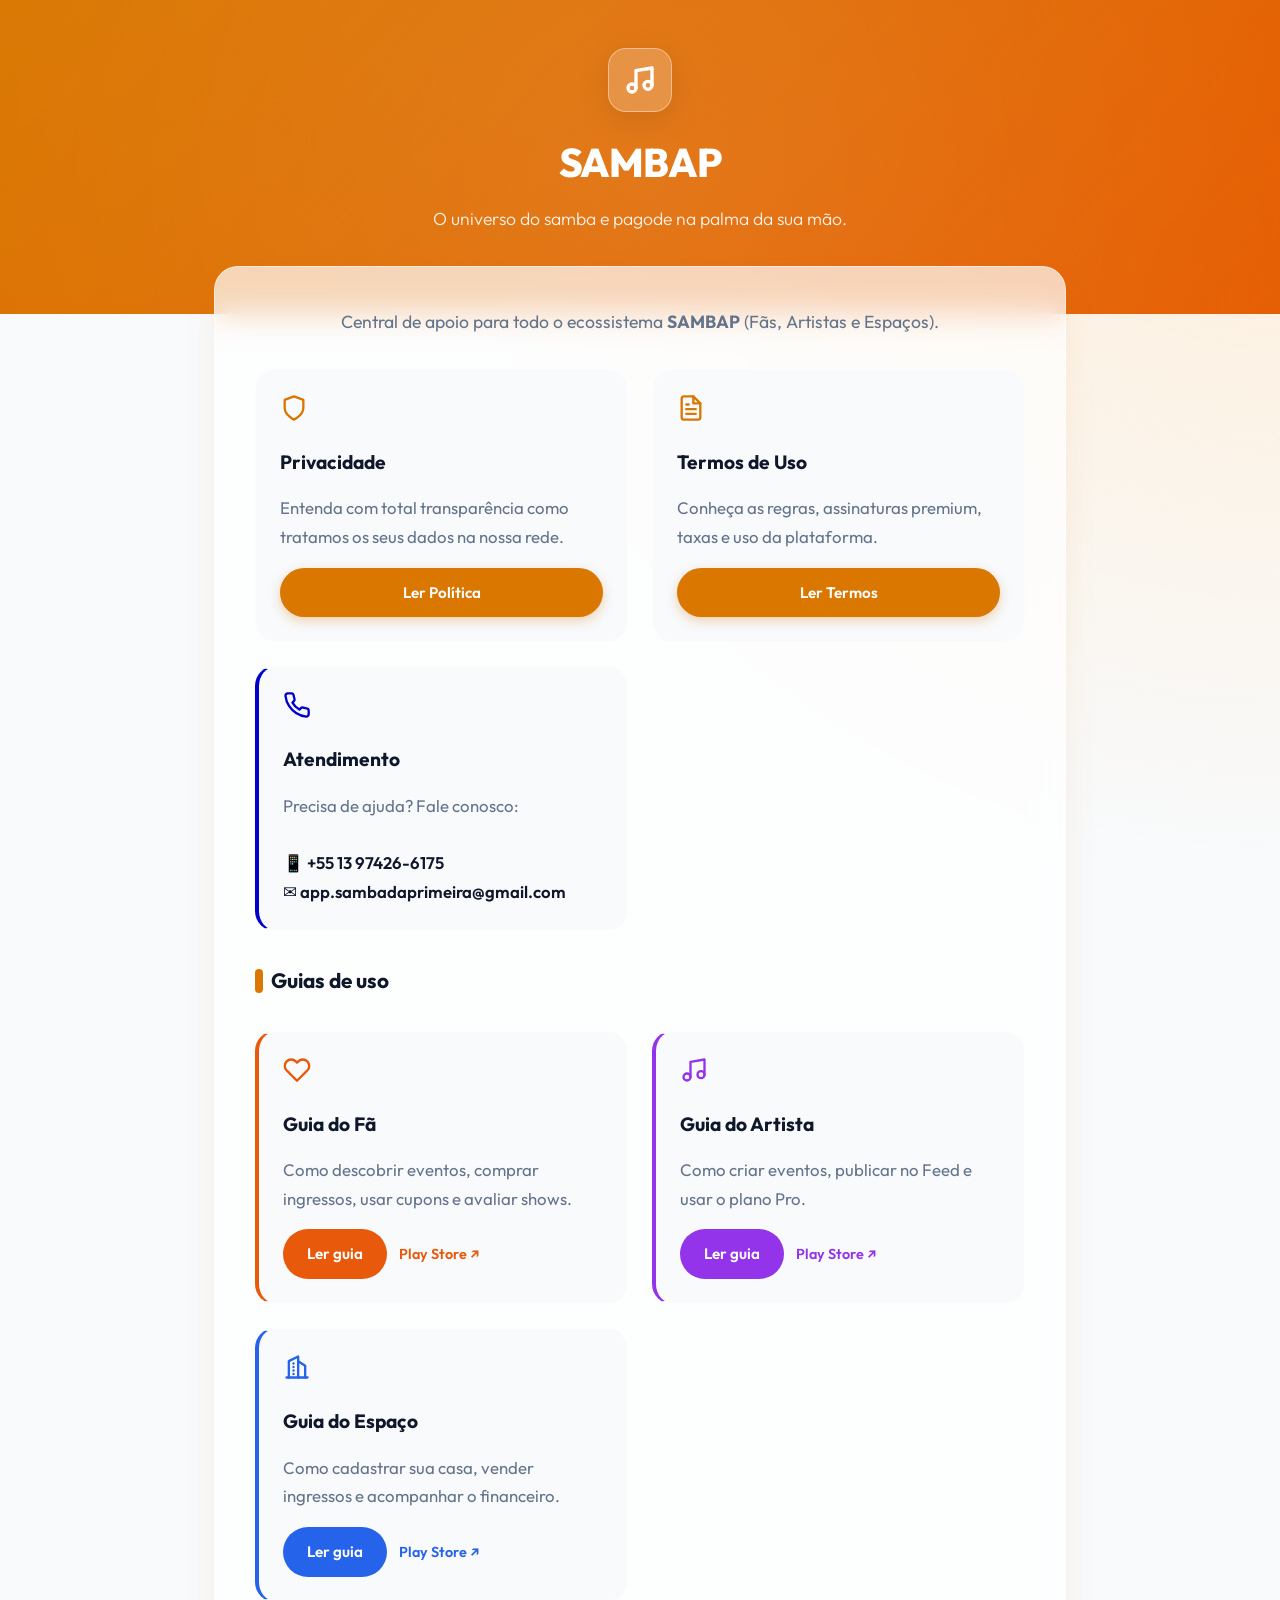
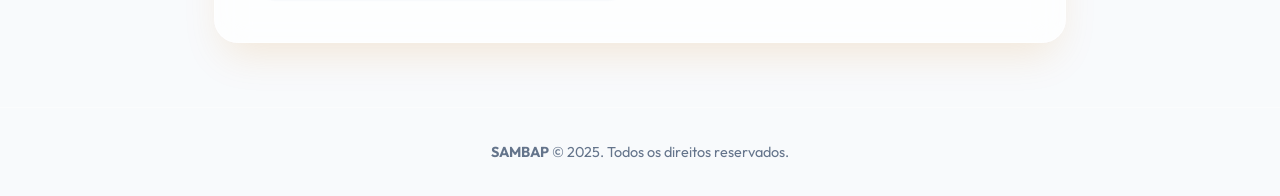
<file: docs/index.html>
<!doctype html>
<html lang="pt-BR">
  <head>
    <meta charset="utf-8" />
    <meta name="viewport" content="width=device-width,initial-scale=1" />
    <title>SAMBAP — Informações Legais</title>
    <meta name="description" content="O aplicativo completo para eventos de samba e pagode. Página oficial de apoio (Política de Privacidade, Termos e contato)." />
    
    <meta property="og:title" content="SAMBAP — Informações Legais" />
    <meta property="og:description" content="O aplicativo completo para eventos de samba e pagode. Política de Privacidade e Termos de Uso." />
    <meta property="og:type" content="website" />

    <link rel="stylesheet" href="./legal-shared.css?v=2" />
  </head>
  <body>
    <header class="legal-header">
      <div class="legal-logo" aria-hidden="true">
        <svg width="32" height="32" viewBox="0 0 24 24" fill="none" stroke="currentColor" stroke-width="2.5" stroke-linecap="round" stroke-linejoin="round"><path d="M9 18V5l12-2v13"></path><circle cx="6" cy="18" r="3"></circle><circle cx="18" cy="16" r="3"></circle></svg>
      </div>
      <h1>SAMBAP</h1>
      <p>O universo do samba e pagode na palma da sua mão.</p>
    </header>
    
    <main class="wrap">
      <section class="card">
        <p style="text-align: center; font-size: 1.1rem; margin-top: 0; margin-bottom: 2rem;">
          Central de apoio para todo o ecossistema <strong>SAMBAP</strong> (Fãs, Artistas e Espaços).
        </p>
        
        <div class="grid">
          <div class="item">
            <svg style="color: var(--primary); margin-bottom: 0.5rem;" width="28" height="28" viewBox="0 0 24 24" fill="none" stroke="currentColor" stroke-width="2" stroke-linecap="round" stroke-linejoin="round"><path d="M12 22s8-4 8-10V5l-8-3-8 3v7c0 6 8 10 8 10z"></path></svg>
            <strong>Privacidade</strong>
            <p class="small">Entenda com total transparência como tratamos os seus dados na nossa rede.</p>
            <a class="btn-link" href="./privacy.html">Ler Política</a>
          </div>

          <div class="item">
            <svg style="color: var(--primary); margin-bottom: 0.5rem;" width="28" height="28" viewBox="0 0 24 24" fill="none" stroke="currentColor" stroke-width="2" stroke-linecap="round" stroke-linejoin="round"><path d="M14 2H6a2 2 0 0 0-2 2v16a2 2 0 0 0 2 2h12a2 2 0 0 0 2-2V8z"></path><polyline points="14 2 14 8 20 8"></polyline><line x1="16" y1="13" x2="8" y2="13"></line><line x1="16" y1="17" x2="8" y2="17"></line><polyline points="10 9 9 9 8 9"></polyline></svg>
            <strong>Termos de Uso</strong>
            <p class="small">Conheça as regras, assinaturas premium, taxas e uso da plataforma.</p>
            <a class="btn-link" href="./terms.html">Ler Termos</a>
          </div>

          <div class="item" style="border-left: 4px solid var(--app-fan);">
            <svg style="color: var(--app-fan); margin-bottom: 0.5rem;" width="28" height="28" viewBox="0 0 24 24" fill="none" stroke="currentColor" stroke-width="2" stroke-linecap="round" stroke-linejoin="round"><path d="M22 16.92v3a2 2 0 0 1-2.18 2 19.79 19.79 0 0 1-8.63-3.07 19.5 19.5 0 0 1-6-6 19.79 19.79 0 0 1-3.07-8.67A2 2 0 0 1 4.11 2h3a2 2 0 0 1 2 1.72 12.84 12.84 0 0 0 .7 2.81 2 2 0 0 1-.45 2.11L8.09 9.91a16 16 0 0 0 6 6l1.27-1.27a2 2 0 0 1 2.11-.45 12.84 12.84 0 0 0 2.81.7A2 2 0 0 1 22 16.92z"></path></svg>
            <strong>Atendimento</strong>
            <p class="small">
              Precisa de ajuda? Fale conosco:<br/><br/>
              <a href="https://wa.me/5513974266175" style="color: var(--text);">📱 +55 13 97426-6175</a><br/>
              <a href="mailto:app.sambadaprimeira@gmail.com" style="color: var(--text);">✉️ app.sambadaprimeira@gmail.com</a>
            </p>
          </div>
        </div>

        <h2>Guias de uso</h2>
        <div class="grid">
          <div class="item" style="border-left: 4px solid var(--guide-fa);">
            <svg style="color: var(--guide-fa); margin-bottom: 0.5rem;" width="28" height="28" viewBox="0 0 24 24" fill="none" stroke="currentColor" stroke-width="2" stroke-linecap="round" stroke-linejoin="round"><path d="M20.84 4.61a5.5 5.5 0 0 0-7.78 0L12 5.67l-1.06-1.06a5.5 5.5 0 0 0-7.78 7.78l1.06 1.06L12 21.23l7.78-7.78 1.06-1.06a5.5 5.5 0 0 0 0-7.78z"></path></svg>
            <strong>Guia do Fã</strong>
            <p class="small">Como descobrir eventos, comprar ingressos, usar cupons e avaliar shows.</p>
            <div style="display:flex; gap:0.75rem; flex-wrap:wrap; align-items:center;">
              <a class="btn-link" style="background: var(--guide-fa); box-shadow:none;" href="./guia-fa.html">Ler guia</a>
              <a href="https://play.google.com/store/apps/details?id=com.samba.pagode.fan" target="_blank" rel="noopener" style="color: var(--guide-fa); font-size: 0.9rem;">Play Store ↗</a>
            </div>
          </div>

          <div class="item" style="border-left: 4px solid var(--guide-artista);">
            <svg style="color: var(--guide-artista); margin-bottom: 0.5rem;" width="28" height="28" viewBox="0 0 24 24" fill="none" stroke="currentColor" stroke-width="2" stroke-linecap="round" stroke-linejoin="round"><path d="M9 18V5l12-2v13"></path><circle cx="6" cy="18" r="3"></circle><circle cx="18" cy="16" r="3"></circle></svg>
            <strong>Guia do Artista</strong>
            <p class="small">Como criar eventos, publicar no Feed e usar o plano Pro.</p>
            <div style="display:flex; gap:0.75rem; flex-wrap:wrap; align-items:center;">
              <a class="btn-link" style="background: var(--guide-artista); box-shadow:none;" href="./guia-artista.html">Ler guia</a>
              <a href="https://play.google.com/store/apps/details?id=com.samba.pagode.artist" target="_blank" rel="noopener" style="color: var(--guide-artista); font-size: 0.9rem;">Play Store ↗</a>
            </div>
          </div>

          <div class="item" style="border-left: 4px solid var(--guide-espaco);">
            <svg style="color: var(--guide-espaco); margin-bottom: 0.5rem;" width="28" height="28" viewBox="0 0 24 24" fill="none" stroke="currentColor" stroke-width="2" stroke-linecap="round" stroke-linejoin="round"><path d="M3 21h18"></path><path d="M5 21V7l8-4v18"></path><path d="M19 21V11l-6-4"></path><path d="M9 9v.01"></path><path d="M9 12v.01"></path><path d="M9 15v.01"></path><path d="M9 18v.01"></path></svg>
            <strong>Guia do Espaço</strong>
            <p class="small">Como cadastrar sua casa, vender ingressos e acompanhar o financeiro.</p>
            <div style="display:flex; gap:0.75rem; flex-wrap:wrap; align-items:center;">
              <a class="btn-link" style="background: var(--guide-espaco); box-shadow:none;" href="./guia-espaco.html">Ler guia</a>
              <a href="https://play.google.com/store/apps/details?id=com.samba.pagode.venue" target="_blank" rel="noopener" style="color: var(--guide-espaco); font-size: 0.9rem;">Play Store ↗</a>
            </div>
          </div>
        </div>
      </section>
    </main>
    
    <footer class="site-footer">
      <strong>SAMBAP</strong> &copy; 2025. Todos os direitos reservados.
    </footer>
  </body>
</html>
</file>
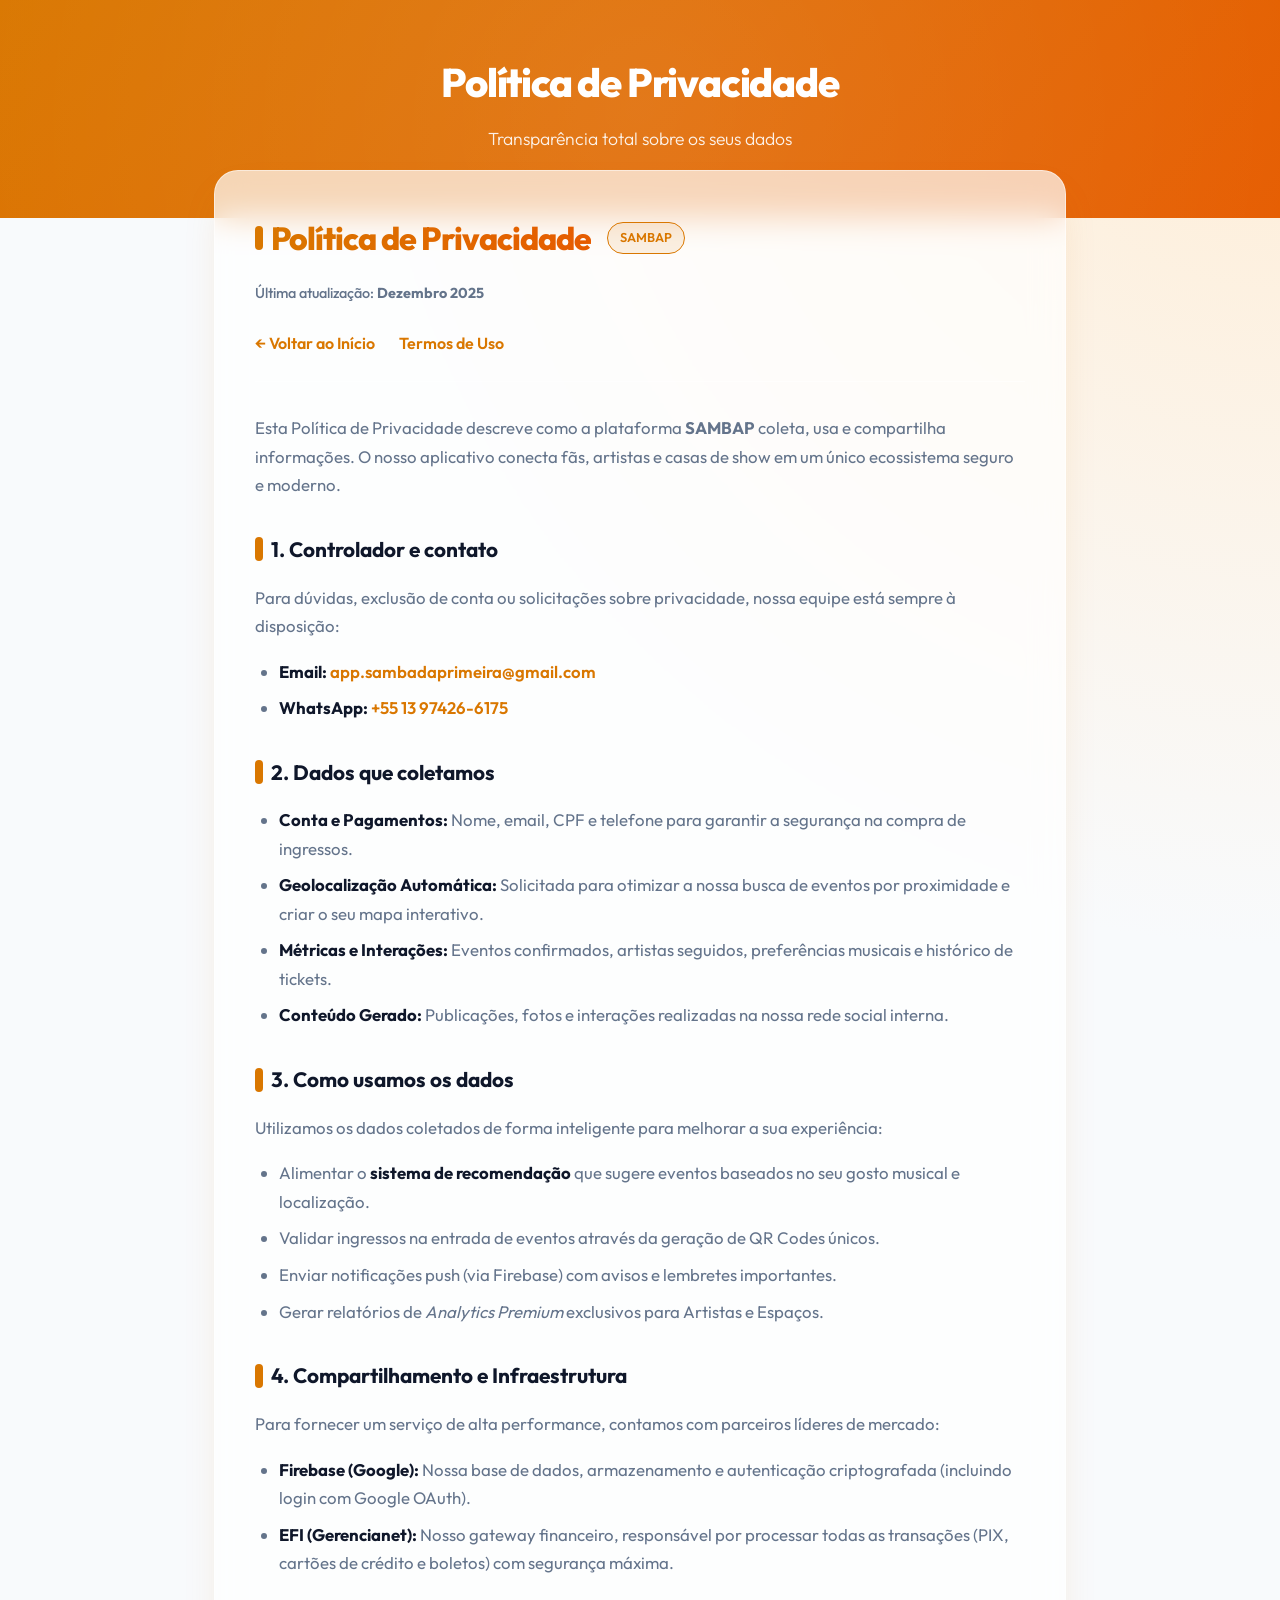
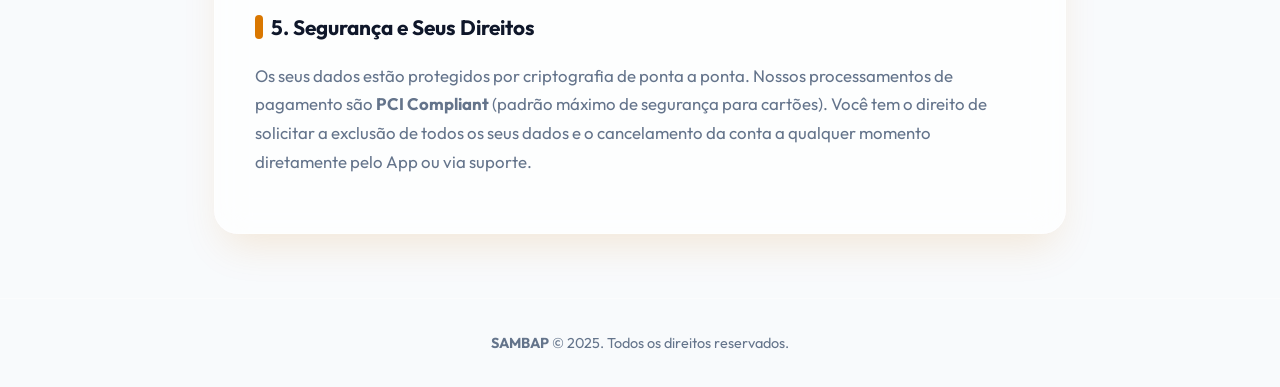
<file: docs/privacy.html>
<!doctype html>
<html lang="pt-BR">
  <head>
    <meta charset="utf-8" />
    <meta name="viewport" content="width=device-width,initial-scale=1" />
    <title>Política de Privacidade — SAMBAP</title>
    <meta property="og:title" content="Política de Privacidade — SAMBAP" />
    <meta property="og:description" content="Transparência sobre os seus dados no ecossistema SAMBAP." />
    <link rel="stylesheet" href="./legal-shared.css?v=2" />
  </head>
  <body>
    <header class="legal-header" style="padding-bottom: 4rem;">
      <h1>Política de Privacidade</h1>
      <p>Transparência total sobre os seus dados</p>
    </header>
    <main class="wrap">
      <div class="card">
        <div class="top">
          <h2 class="title-main">Política de Privacidade</h2>
          <span class="pill">SAMBAP</span>
        </div>
        <div class="meta">
           Última atualização: <strong>Dezembro 2025</strong>
        </div>
        <div class="nav">
          <a href="./index.html">← Voltar ao Início</a>
          <a href="./terms.html">Termos de Uso</a>
        </div>
        
        <p>
          Esta Política de Privacidade descreve como a plataforma <strong>SAMBAP</strong> coleta, usa e compartilha informações. O nosso aplicativo conecta fãs, artistas e casas de show em um único ecossistema seguro e moderno.
        </p>

        <h2>1. Controlador e contato</h2>
        <p>
          Para dúvidas, exclusão de conta ou solicitações sobre privacidade, nossa equipe está sempre à disposição:
        </p>
        <ul>
          <li><strong>Email:</strong> <a href="mailto:app.sambadaprimeira@gmail.com">app.sambadaprimeira@gmail.com</a></li>
          <li><strong>WhatsApp:</strong> <a href="https://wa.me/5513974266175">+55 13 97426-6175</a></li>
        </ul>

        <h2>2. Dados que coletamos</h2>
        <ul>
          <li><strong>Conta e Pagamentos:</strong> Nome, email, CPF e telefone para garantir a segurança na compra de ingressos.</li>
          <li><strong>Geolocalização Automática:</strong> Solicitada para otimizar a nossa busca de eventos por proximidade e criar o seu mapa interativo.</li>
          <li><strong>Métricas e Interações:</strong> Eventos confirmados, artistas seguidos, preferências musicais e histórico de tickets.</li>
          <li><strong>Conteúdo Gerado:</strong> Publicações, fotos e interações realizadas na nossa rede social interna.</li>
        </ul>

        <h2>3. Como usamos os dados</h2>
        <p>Utilizamos os dados coletados de forma inteligente para melhorar a sua experiência:</p>
        <ul>
          <li>Alimentar o <strong>sistema de recomendação</strong> que sugere eventos baseados no seu gosto musical e localização.</li>
          <li>Validar ingressos na entrada de eventos através da geração de QR Codes únicos.</li>
          <li>Enviar notificações push (via Firebase) com avisos e lembretes importantes.</li>
          <li>Gerar relatórios de <em>Analytics Premium</em> exclusivos para Artistas e Espaços.</li>
        </ul>

        <h2>4. Compartilhamento e Infraestrutura</h2>
        <p>Para fornecer um serviço de alta performance, contamos com parceiros líderes de mercado:</p>
        <ul>
          <li><strong>Firebase (Google):</strong> Nossa base de dados, armazenamento e autenticação criptografada (incluindo login com Google OAuth).</li>
          <li><strong>EFI (Gerencianet):</strong> Nosso gateway financeiro, responsável por processar todas as transações (PIX, cartões de crédito e boletos) com segurança máxima.</li>
        </ul>

        <h2>5. Segurança e Seus Direitos</h2>
        <p>
          Os seus dados estão protegidos por criptografia de ponta a ponta. Nossos processamentos de pagamento são <strong>PCI Compliant</strong> (padrão máximo de segurança para cartões). Você tem o direito de solicitar a exclusão de todos os seus dados e o cancelamento da conta a qualquer momento diretamente pelo App ou via suporte.
        </p>
      </div>
    </main>
    <footer class="site-footer">
      <strong>SAMBAP</strong> &copy; 2025. Todos os direitos reservados.
    </footer>
  </body>
</html>
</file>
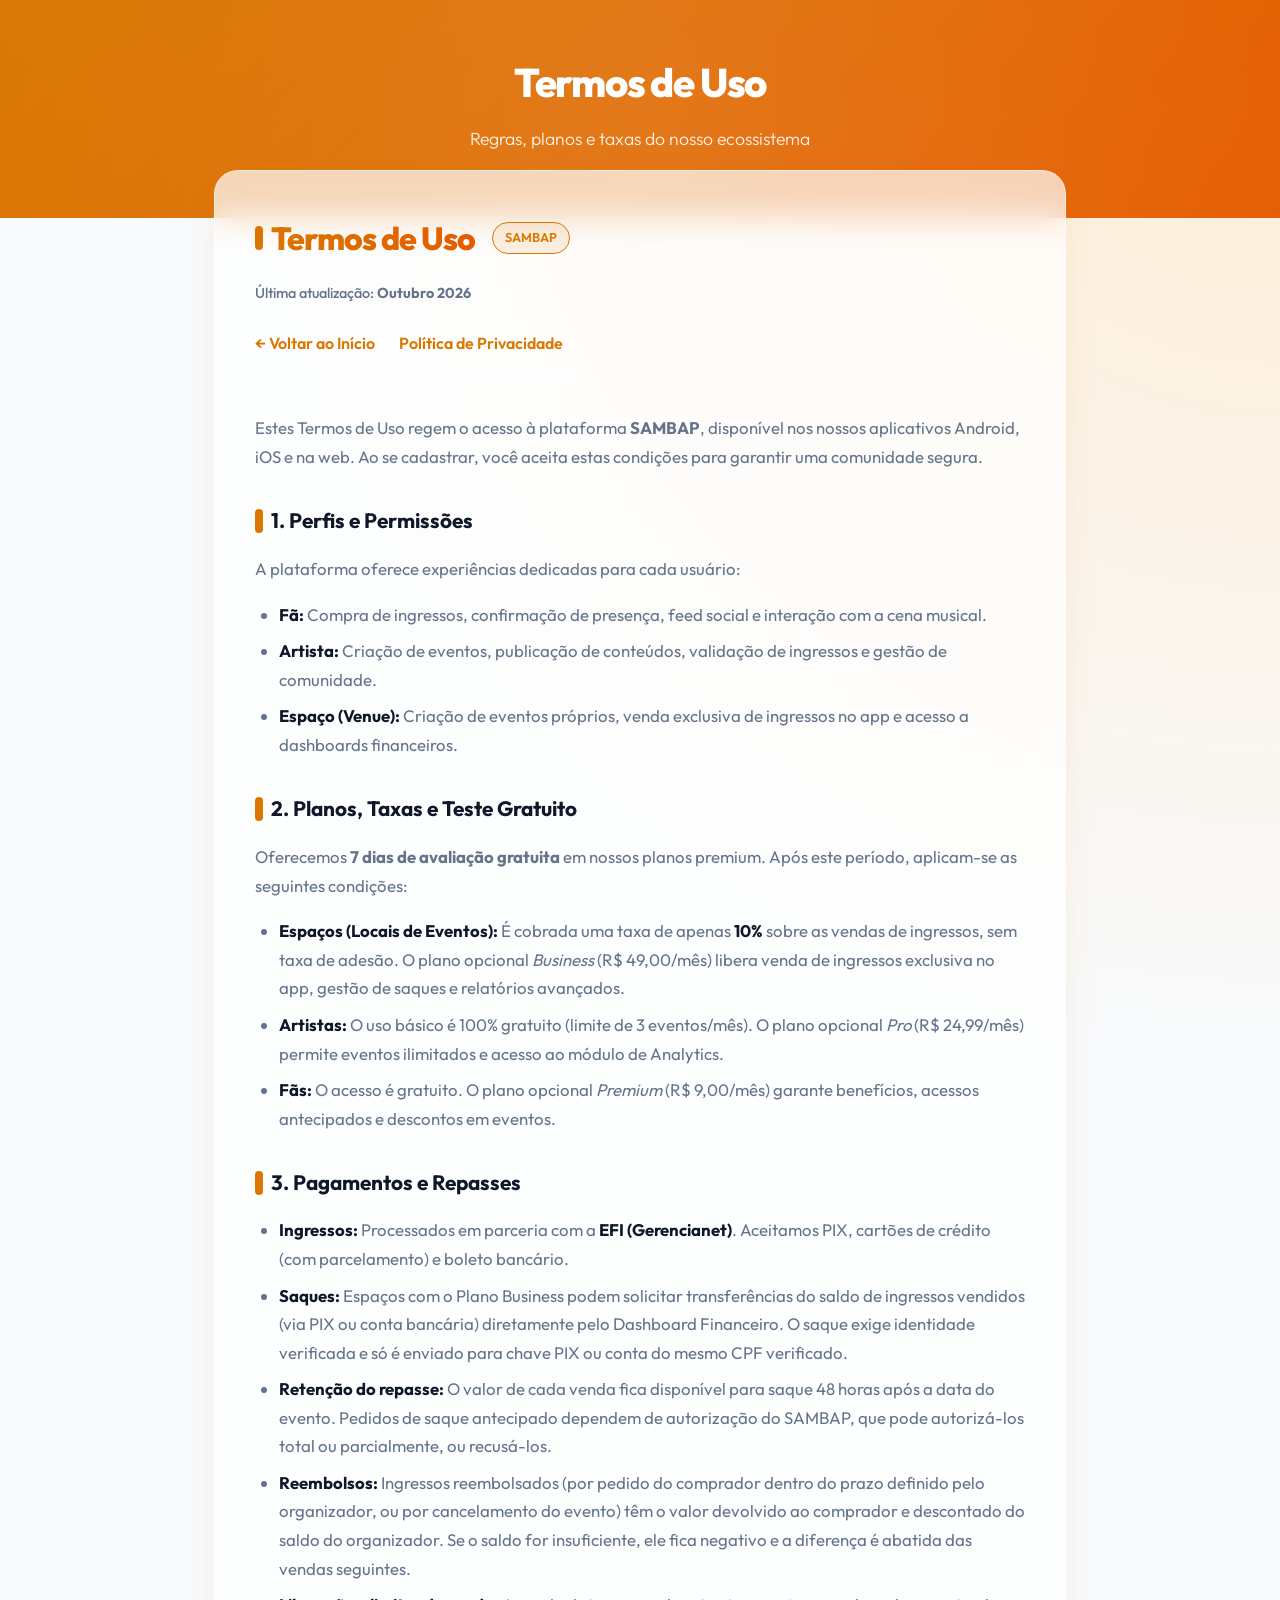
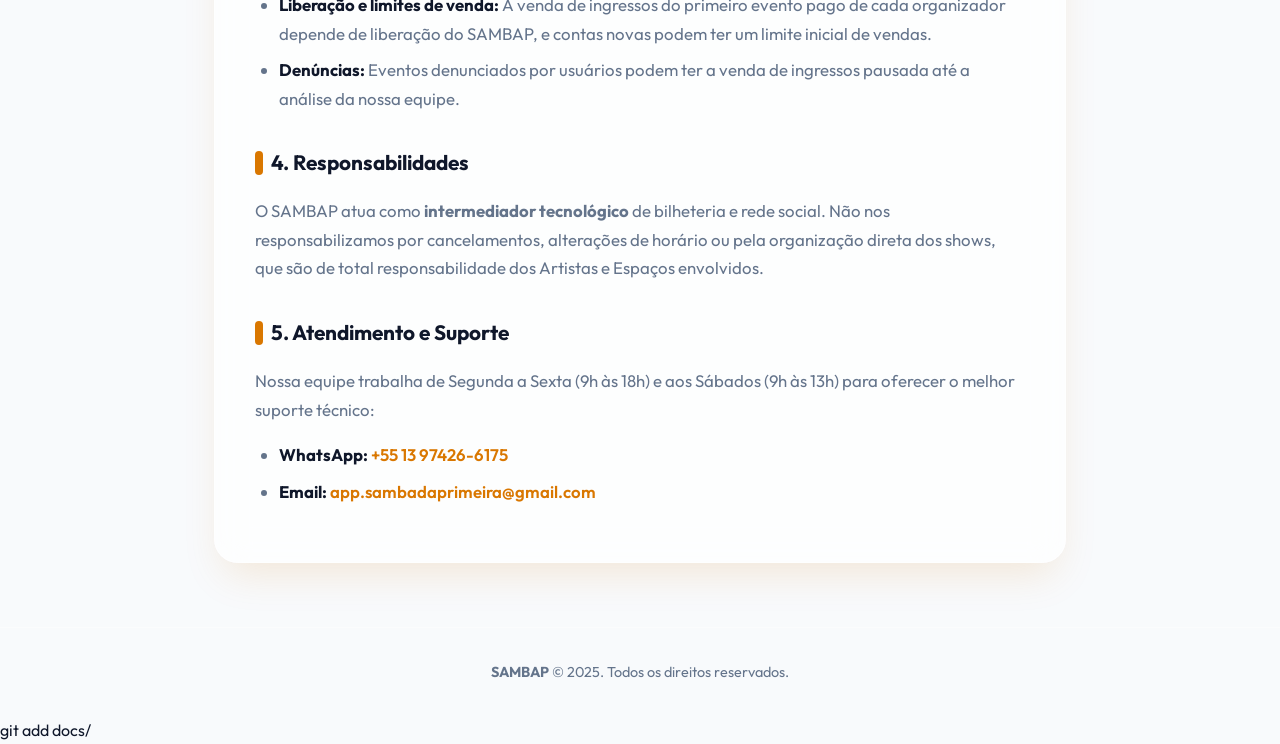
<file: docs/terms.html>
<!doctype html>
<html lang="pt-BR">
  <head>
    <meta charset="utf-8" />
    <meta name="viewport" content="width=device-width,initial-scale=1" />
    <title>Termos de Uso — SAMBAP</title>
    <meta property="og:title" content="Termos de Uso — SAMBAP" />
    <meta property="og:description" content="Regras de uso, planos e taxas da plataforma SAMBAP." />
    <link rel="stylesheet" href="./legal-shared.css?v=2" />
  </head>
  <body>
    <header class="legal-header" style="padding-bottom: 4rem;">
      <h1>Termos de Uso</h1>
      <p>Regras, planos e taxas do nosso ecossistema</p>
    </header>
    <main class="wrap">
      <div class="card">
        <div class="top">
          <h2 class="title-main">Termos de Uso</h2>
          <span class="pill">SAMBAP</span>
        </div>
        <div class="meta">
           Última atualização: <strong>Outubro 2026</strong>
        </div>
        <div class="nav">
          <a href="./index.html">← Voltar ao Início</a>
          <a href="./privacy.html">Política de Privacidade</a>
        </div>
        
        <p>
          Estes Termos de Uso regem o acesso à plataforma <strong>SAMBAP</strong>, disponível nos nossos aplicativos Android, iOS e na web. Ao se cadastrar, você aceita estas condições para garantir uma comunidade segura.
        </p>

        <h2>1. Perfis e Permissões</h2>
        <p>A plataforma oferece experiências dedicadas para cada usuário:</p>
        <ul>
          <li><strong>Fã:</strong> Compra de ingressos, confirmação de presença, feed social e interação com a cena musical.</li>
          <li><strong>Artista:</strong> Criação de eventos, publicação de conteúdos, validação de ingressos e gestão de comunidade.</li>
          <li><strong>Espaço (Venue):</strong> Criação de eventos próprios, venda exclusiva de ingressos no app e acesso a dashboards financeiros.</li>
        </ul>

        <h2>2. Planos, Taxas e Teste Gratuito</h2>
        <p>
          Oferecemos <strong>7 dias de avaliação gratuita</strong> em nossos planos premium. Após este período, aplicam-se as seguintes condições:
        </p>
        <ul>
          <li><strong>Espaços (Locais de Eventos):</strong> É cobrada uma taxa de apenas <strong>10%</strong> sobre as vendas de ingressos, sem taxa de adesão. O plano opcional <em>Business</em> (R$ 49,00/mês) libera venda de ingressos exclusiva no app, gestão de saques e relatórios avançados.</li>
          <li><strong>Artistas:</strong> O uso básico é 100% gratuito (limite de 3 eventos/mês). O plano opcional <em>Pro</em> (R$ 24,99/mês) permite eventos ilimitados e acesso ao módulo de Analytics.</li>
          <li><strong>Fãs:</strong> O acesso é gratuito. O plano opcional <em>Premium</em> (R$ 9,00/mês) garante benefícios, acessos antecipados e descontos em eventos.</li>
        </ul>

        <h2>3. Pagamentos e Repasses</h2>
        <ul>
          <li><strong>Ingressos:</strong> Processados em parceria com a <strong>EFI (Gerencianet)</strong>. Aceitamos PIX, cartões de crédito (com parcelamento) e boleto bancário.</li>
          <li><strong>Saques:</strong> Espaços com o Plano Business podem solicitar transferências do saldo de ingressos vendidos (via PIX ou conta bancária) diretamente pelo Dashboard Financeiro. O saque exige identidade verificada e só é enviado para chave PIX ou conta do mesmo CPF verificado.</li>
          <li><strong>Retenção do repasse:</strong> O valor de cada venda fica disponível para saque 48 horas após a data do evento. Pedidos de saque antecipado dependem de autorização do SAMBAP, que pode autorizá-los total ou parcialmente, ou recusá-los.</li>
          <li><strong>Reembolsos:</strong> Ingressos reembolsados (por pedido do comprador dentro do prazo definido pelo organizador, ou por cancelamento do evento) têm o valor devolvido ao comprador e descontado do saldo do organizador. Se o saldo for insuficiente, ele fica negativo e a diferença é abatida das vendas seguintes.</li>
          <li><strong>Liberação e limites de venda:</strong> A venda de ingressos do primeiro evento pago de cada organizador depende de liberação do SAMBAP, e contas novas podem ter um limite inicial de vendas.</li>
          <li><strong>Denúncias:</strong> Eventos denunciados por usuários podem ter a venda de ingressos pausada até a análise da nossa equipe.</li>
        </ul>

        <h2>4. Responsabilidades</h2>
        <p>
          O SAMBAP atua como <strong>intermediador tecnológico</strong> de bilheteria e rede social. Não nos responsabilizamos por cancelamentos, alterações de horário ou pela organização direta dos shows, que são de total responsabilidade dos Artistas e Espaços envolvidos.
        </p>

        <h2>5. Atendimento e Suporte</h2>
        <p>
          Nossa equipe trabalha de Segunda a Sexta (9h às 18h) e aos Sábados (9h às 13h) para oferecer o melhor suporte técnico:
        </p>
        <ul>
          <li><strong>WhatsApp:</strong> <a href="https://wa.me/5513974266175">+55 13 97426-6175</a></li>
          <li><strong>Email:</strong> <a href="mailto:app.sambadaprimeira@gmail.com">app.sambadaprimeira@gmail.com</a></li>
        </ul>
      </div>
    </main>
    <footer class="site-footer">
      <strong>SAMBAP</strong> &copy; 2025. Todos os direitos reservados.
    </footer>
  </body>
</html>git add docs/
</file>
<file: docs/legal-shared.css>
@import url('https://fonts.googleapis.com/css2?family=Outfit:wght@300;400;500;600;700;800&display=swap');

/* Variáveis e Tema Moderno */
:root {
  color-scheme: light;
  --primary: #d97700;
  --primary-light: #f5a31a;
  --primary-dark: #b45309;
  --app-fan: #0000cd;
  --app-artist: #710d71;
  --app-space: #2563eb;

  /* Cores dos guias — iguais ao accent de cada guia (guia-fa.html, guia-artista.html, guia-espaco.html) */
  --guide-fa: #e8590c;
  --guide-artista: #9333ea;
  --guide-espaco: #2563eb;
  
  --bg: #f8fafc;
  --bg-gradient: radial-gradient(circle at top right, #ffedd5 0%, #f8fafc 40%);
  --card-bg: rgba(255, 255, 255, 0.7);
  --card-border: rgba(255, 255, 255, 0.5);
  
  --text: #0f172a;
  --text-muted: #64748b;
  --link: #d97700;
  
  --shadow-sm: 0 4px 6px -1px rgba(0, 0, 0, 0.05);
  --shadow-lg: 0 20px 40px -10px rgba(217, 119, 0, 0.15);
  --radius: 24px;
  --font: 'Outfit', system-ui, -apple-system, sans-serif;
}

@media (prefers-color-scheme: dark) {
  :root {
    color-scheme: dark;
    --bg: #0f172a;
    --bg-gradient: radial-gradient(circle at top right, rgba(217,119,0,0.15) 0%, #0f172a 50%);
    --card-bg: rgba(30, 41, 59, 0.6);
    --card-border: rgba(255, 255, 255, 0.05);
    
    --text: #f8fafc;
    --text-muted: #94a3b8;
    --link: #fbd38d;
    
    --shadow-lg: 0 20px 40px -10px rgba(0, 0, 0, 0.5);
  }
}

*, *::before, *::after {
  box-sizing: border-box;
}

html {
  scroll-behavior: smooth;
}

body {
  margin: 0;
  font-family: var(--font);
  background: var(--bg);
  background-image: var(--bg-gradient);
  color: var(--text);
  line-height: 1.7;
  min-height: 100vh;
  display: flex;
  flex-direction: column;
  -webkit-font-smoothing: antialiased;
}

/* Header Premium */
.legal-header {
  background: linear-gradient(135deg, var(--primary) 0%, #e65c00 100%);
  color: #ffffff;
  padding: 3rem 1.5rem 5rem;
  text-align: center;
  position: relative;
  overflow: hidden;
}

.legal-header::before {
  content: '';
  position: absolute;
  top: -50%; left: -50%; width: 200%; height: 200%;
  background: radial-gradient(circle, rgba(255,255,255,0.1) 0%, transparent 60%);
  animation: rotate 20s linear infinite;
}

@keyframes rotate {
  100% { transform: rotate(360deg); }
}

.legal-logo {
  position: relative;
  display: inline-flex;
  align-items: center;
  justify-content: center;
  width: 64px;
  height: 64px;
  border-radius: 18px;
  background: rgba(255, 255, 255, 0.2);
  backdrop-filter: blur(10px);
  border: 1px solid rgba(255, 255, 255, 0.4);
  font-size: 2rem;
  font-weight: 800;
  margin-bottom: 1rem;
  box-shadow: 0 8px 32px rgba(0,0,0,0.1);
  animation: float 6s ease-in-out infinite;
}

@keyframes float {
  0%, 100% { transform: translateY(0); }
  50% { transform: translateY(-10px); }
}

.legal-header h1 {
  position: relative;
  margin: 0;
  font-size: clamp(1.8rem, 5vw, 2.5rem);
  font-weight: 800;
  letter-spacing: -0.03em;
}

.legal-header p {
  position: relative;
  margin: 0.5rem auto 0;
  font-size: 1.1rem;
  font-weight: 300;
  opacity: 0.9;
  max-width: 40rem;
}

/* Layout Principal & Glassmorphism */
.wrap {
  max-width: 900px;
  width: 100%;
  margin: -3rem auto 0;
  padding: 0 1.5rem 4rem;
  position: relative;
  z-index: 10;
  flex: 1;
}

.card {
  background: var(--card-bg);
  backdrop-filter: blur(16px);
  -webkit-backdrop-filter: blur(16px);
  border: 1px solid var(--card-border);
  border-radius: var(--radius);
  padding: 2.5rem;
  box-shadow: var(--shadow-lg);
}

/* Tipografia Interna */
.card h2.title-main {
  margin: 0;
  font-size: 2rem;
  font-weight: 800;
  letter-spacing: -0.03em;
  background: linear-gradient(90deg, var(--primary), #e65c00);
  -webkit-background-clip: text;
  -webkit-text-fill-color: transparent;
}

.card h2 {
  margin: 2rem 0 1rem;
  font-size: 1.3rem;
  font-weight: 700;
  color: var(--text);
  display: flex;
  align-items: center;
  gap: 0.5rem;
}

.card h2::before {
  content: '';
  display: block;
  width: 8px;
  height: 24px;
  background: var(--primary);
  border-radius: 4px;
}

.card p, .card li {
  color: var(--text-muted);
  font-size: 1.05rem;
}

.card ul {
  padding-left: 1.5rem;
}

.card li {
  margin-bottom: 0.5rem;
}

.card li strong {
  color: var(--text);
}

/* Links & Botões */
a {
  color: var(--link);
  text-decoration: none;
  font-weight: 600;
  transition: opacity 0.2s;
}

a:hover {
  text-decoration: underline;
  opacity: 0.8;
}

.btn-link {
  display: inline-flex;
  align-items: center;
  justify-content: center;
  padding: 0.75rem 1.5rem;
  border-radius: 99px;
  background: var(--primary);
  color: #fff !important;
  font-size: 0.95rem;
  font-weight: 600;
  text-decoration: none !important;
  transition: all 0.3s cubic-bezier(0.4, 0, 0.2, 1);
  box-shadow: 0 4px 12px rgba(217, 119, 0, 0.3);
}

.btn-link:hover {
  transform: translateY(-2px);
  background: var(--primary-dark);
  box-shadow: 0 6px 16px rgba(217, 119, 0, 0.4);
}

/* Grid Home */
.grid {
  display: grid;
  grid-template-columns: repeat(auto-fit, minmax(250px, 1fr));
  gap: 1.5rem;
  margin-top: 2rem;
}

.item {
  background: var(--bg);
  border: 1px solid var(--card-border);
  border-radius: 20px;
  padding: 1.5rem;
  display: flex;
  flex-direction: column;
  gap: 1rem;
  transition: all 0.3s ease;
  position: relative;
  overflow: hidden;
}

.item::before {
  content: '';
  position: absolute;
  top: 0; left: 0; right: 0;
  height: 4px;
  background: var(--primary);
  opacity: 0;
  transition: opacity 0.3s;
}

.item:hover {
  transform: translateY(-4px);
  box-shadow: var(--shadow-lg);
}

.item:hover::before {
  opacity: 1;
}

.item strong {
  color: var(--text);
  font-size: 1.2rem;
  font-weight: 700;
}

.item p.small {
  margin: 0;
  flex-grow: 1;
}

/* Elementos Utilitários */
.pill {
  display: inline-block;
  border: 1px solid var(--primary);
  border-radius: 99px;
  padding: 0.25rem 0.75rem;
  font-size: 0.8rem;
  font-weight: 600;
  color: var(--primary);
  background: rgba(217, 119, 0, 0.1);
}

.top {
  display: flex;
  align-items: center;
  gap: 1rem;
  flex-wrap: wrap;
}

.meta {
  color: var(--text-muted);
  font-size: 0.9rem;
  margin-top: 1rem;
  font-weight: 500;
}

.nav {
  margin: 1.5rem 0 2rem;
  padding-bottom: 1.5rem;
  border-bottom: 1px solid var(--card-border);
  display: flex;
  gap: 1.5rem;
}

.nav a {
  display: flex;
  align-items: center;
  gap: 0.4rem;
}

code {
  font-family: ui-monospace, SFMono-Regular, Menlo, Monaco, Consolas, monospace;
  font-size: 0.9em;
  background: rgba(128, 128, 128, 0.1);
  padding: 0.2em 0.4em;
  border-radius: 6px;
  color: var(--primary);
}

.site-footer {
  text-align: center;
  padding: 2rem 1.5rem;
  color: var(--text-muted);
  font-size: 0.9rem;
  margin-top: auto;
  border-top: 1px solid var(--card-border);
  background: var(--bg);
}

/* Responsividade */
@media (max-width: 640px) {
  .card { padding: 1.5rem; }
  .legal-header { padding: 2.5rem 1rem 4rem; }
}
</file>
